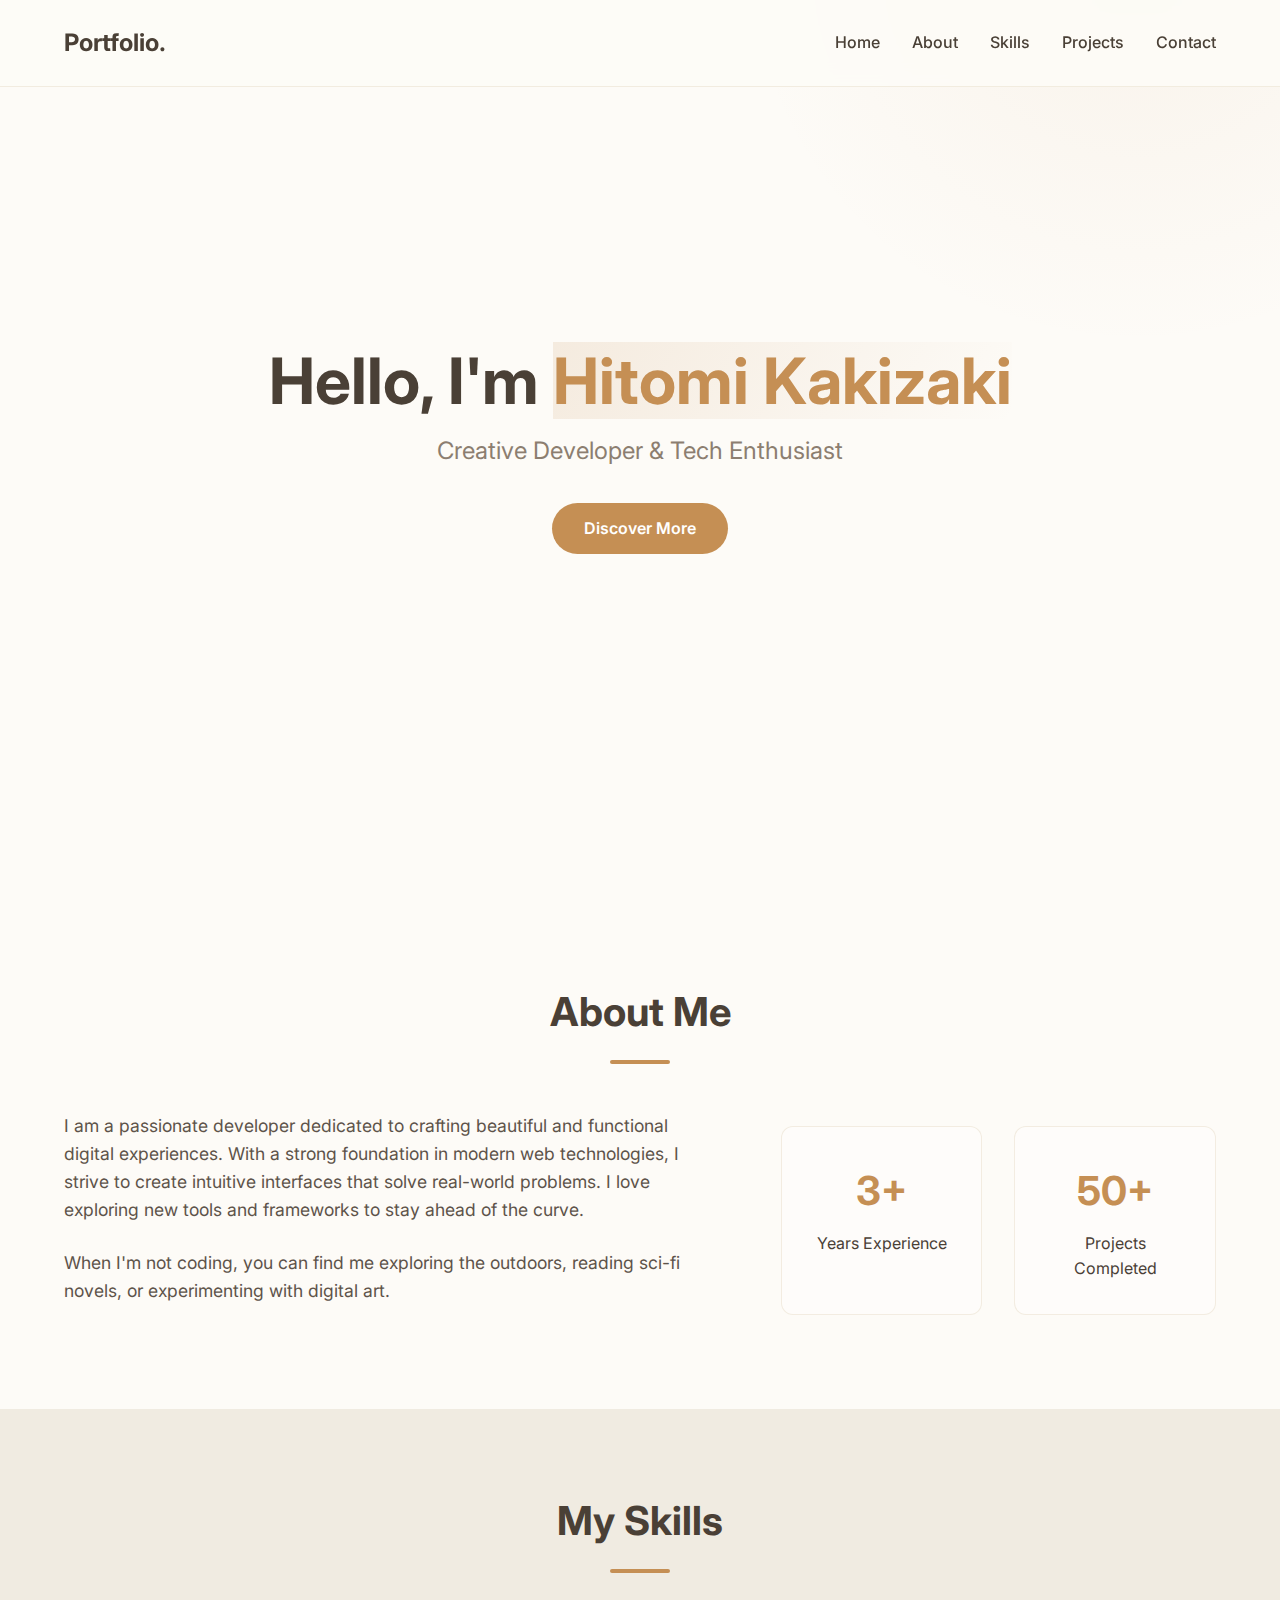
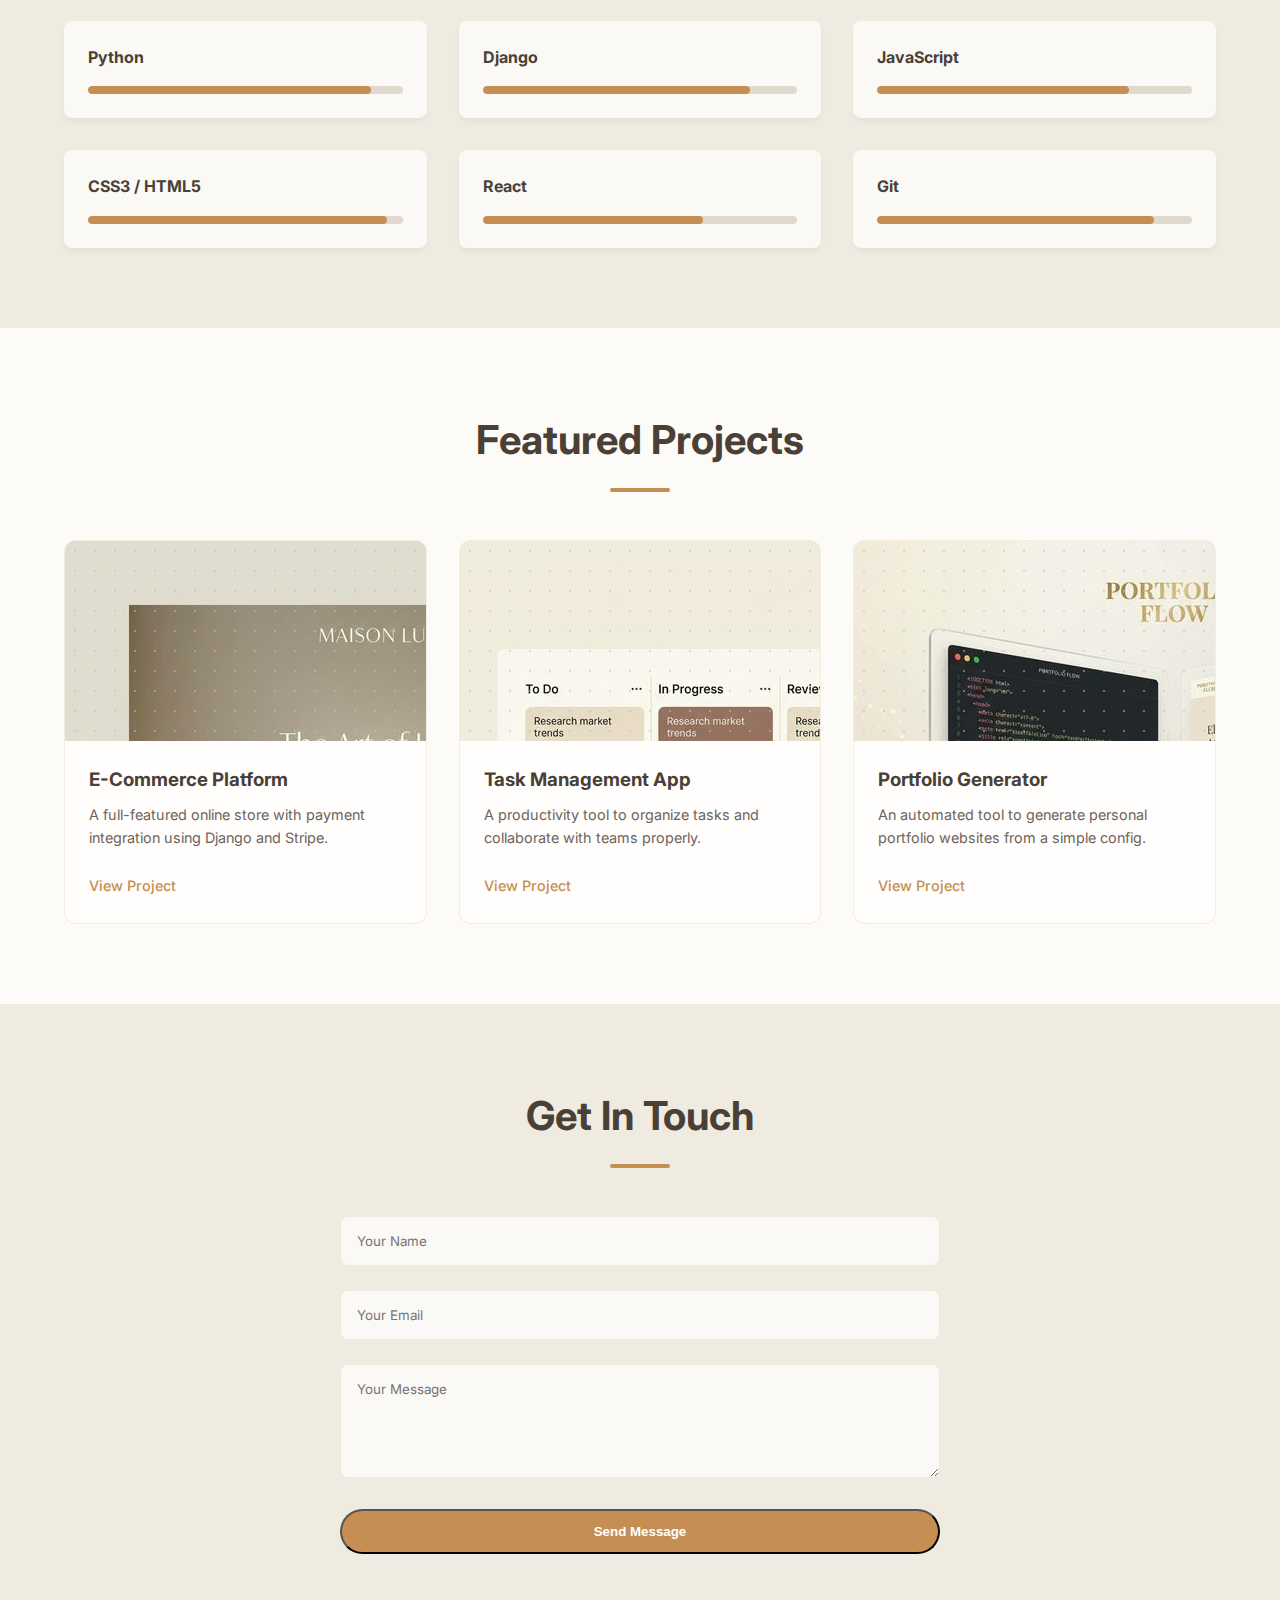
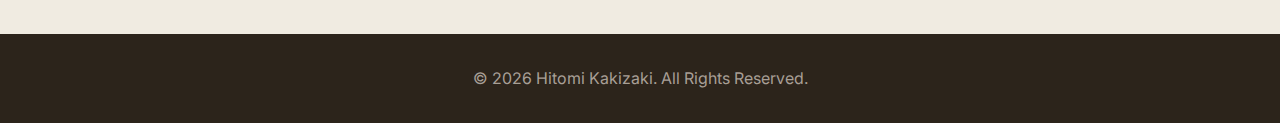
<file: index.html>
<!DOCTYPE html>
<html lang="en">

<head>
    <meta charset="UTF-8">
    <meta name="viewport" content="width=device-width, initial-scale=1.0">
    <title>My Portfolio | Premium Design</title>
    <link rel="preconnect" href="https://fonts.googleapis.com">
    <link rel="preconnect" href="https://fonts.gstatic.com" crossorigin>
    <link href="https://fonts.googleapis.com/css2?family=Inter:wght@300;400;600;700&display=swap" rel="stylesheet">
    <link rel="stylesheet" href="style.css">
</head>

<body>
    <nav class="navbar">
        <div class="logo">Portfolio.</div>
        <ul class="nav-links">
            <li><a href="#home">Home</a></li>
            <li><a href="#about">About</a></li>
            <li><a href="#skills">Skills</a></li>
            <li><a href="#projects">Projects</a></li>
            <li><a href="#contact">Contact</a></li>
        </ul>
        <div class="menu-toggle">
            <span></span>
            <span></span>
            <span></span>
        </div>
    </nav>

    <header id="home" class="hero">
        <div class="hero-content">
            <h1 class="typing-text">Hello, I'm <span class="highlight">Hitomi Kakizaki</span></h1>
            <p class="subtitle">Creative Developer & Tech Enthusiast</p>
            <a href="#about" class="btn btn-primary">Discover More</a>
        </div>
        <div class="hero-shape"></div>
    </header>

    <section id="about" class="section">
        <div class="container">
            <h2 class="section-title">About Me</h2>
            <div class="about-content">
                <div class="about-text">
                    <p>
                        I am a passionate developer dedicated to crafting beautiful and functional digital experiences.
                        With a strong foundation in modern web technologies, I strive to create intuitive interfaces
                        that solve real-world problems. I love exploring new tools and frameworks to stay ahead of the
                        curve.
                    </p>
                    <p>
                        When I'm not coding, you can find me exploring the outdoors, reading sci-fi novels, or
                        experimenting with digital art.
                    </p>
                </div>
                <div class="about-stats">
                    <div class="stat-card">
                        <h3>3+</h3>
                        <p>Years Experience</p>
                    </div>
                    <div class="stat-card">
                        <h3>50+</h3>
                        <p>Projects Completed</p>
                    </div>
                </div>
            </div>
        </div>
    </section>

    <section id="skills" class="section alt-bg">
        <div class="container">
            <h2 class="section-title">My Skills</h2>
            <div class="skills-grid">
                <div class="skill-card">
                    <h3>Python</h3>
                    <div class="progress-bar">
                        <div class="progress" style="width: 90%"></div>
                    </div>
                </div>
                <div class="skill-card">
                    <h3>Django</h3>
                    <div class="progress-bar">
                        <div class="progress" style="width: 85%"></div>
                    </div>
                </div>
                <div class="skill-card">
                    <h3>JavaScript</h3>
                    <div class="progress-bar">
                        <div class="progress" style="width: 80%"></div>
                    </div>
                </div>
                <div class="skill-card">
                    <h3>CSS3 / HTML5</h3>
                    <div class="progress-bar">
                        <div class="progress" style="width: 95%"></div>
                    </div>
                </div>
                <div class="skill-card">
                    <h3>React</h3>
                    <div class="progress-bar">
                        <div class="progress" style="width: 70%"></div>
                    </div>
                </div>
                <div class="skill-card">
                    <h3>Git</h3>
                    <div class="progress-bar">
                        <div class="progress" style="width: 88%"></div>
                    </div>
                </div>
            </div>
        </div>
    </section>

    <section id="projects" class="section">
        <div class="container">
            <h2 class="section-title">Featured Projects</h2>
            <div class="projects-grid">
                <div class="project-card">
                    <div class="project-image">
                        <img src="images/ecommerce.png" alt="E-Commerce Platform Mockup">
                    </div>
                    <div class="project-info">
                        <h3>E-Commerce Platform</h3>
                        <p>A full-featured online store with payment integration using Django and Stripe.</p>
                        <a href="projects/ecommerce.html" class="project-link">View Project</a>
                    </div>
                </div>
                <div class="project-card">
                    <div class="project-image">
                        <img src="images/task_app.png" alt="Task Management App Mockup">
                    </div>
                    <div class="project-info">
                        <h3>Task Management App</h3>
                        <p>A productivity tool to organize tasks and collaborate with teams properly.</p>
                        <a href="projects/task_app.html" class="project-link">View Project</a>
                    </div>
                </div>
                <div class="project-card">
                    <div class="project-image">
                        <img src="images/portfolio.png" alt="Portfolio Generator Mockup">
                    </div>
                    <div class="project-info">
                        <h3>Portfolio Generator</h3>
                        <p>An automated tool to generate personal portfolio websites from a simple config.</p>
                        <a href="projects/portfolio.html" class="project-link">View Project</a>
                    </div>
                </div>
            </div>
        </div>
    </section>

    <section id="contact" class="section alt-bg">
        <div class="container">
            <h2 class="section-title">Get In Touch</h2>
            <div class="contact-wrapper">
                <form class="contact-form" id="contactForm">
                    <div class="form-group">
                        <input type="text" id="name" name="name" placeholder="Your Name" required>
                    </div>
                    <div class="form-group">
                        <input type="email" id="email" name="email" placeholder="Your Email" required>
                    </div>
                    <div class="form-group">
                        <textarea id="message" name="message" rows="5" placeholder="Your Message" required></textarea>
                    </div>
                    <button type="submit" class="btn btn-primary submit-btn">Send Message</button>
                </form>
            </div>
        </div>
    </section>

    <footer>
        <div class="container">
            <p>&copy; 2026 Hitomi Kakizaki. All Rights Reserved.</p>
        </div>
    </footer>

    <script src="script.js"></script>
</body>

</html>
</file>
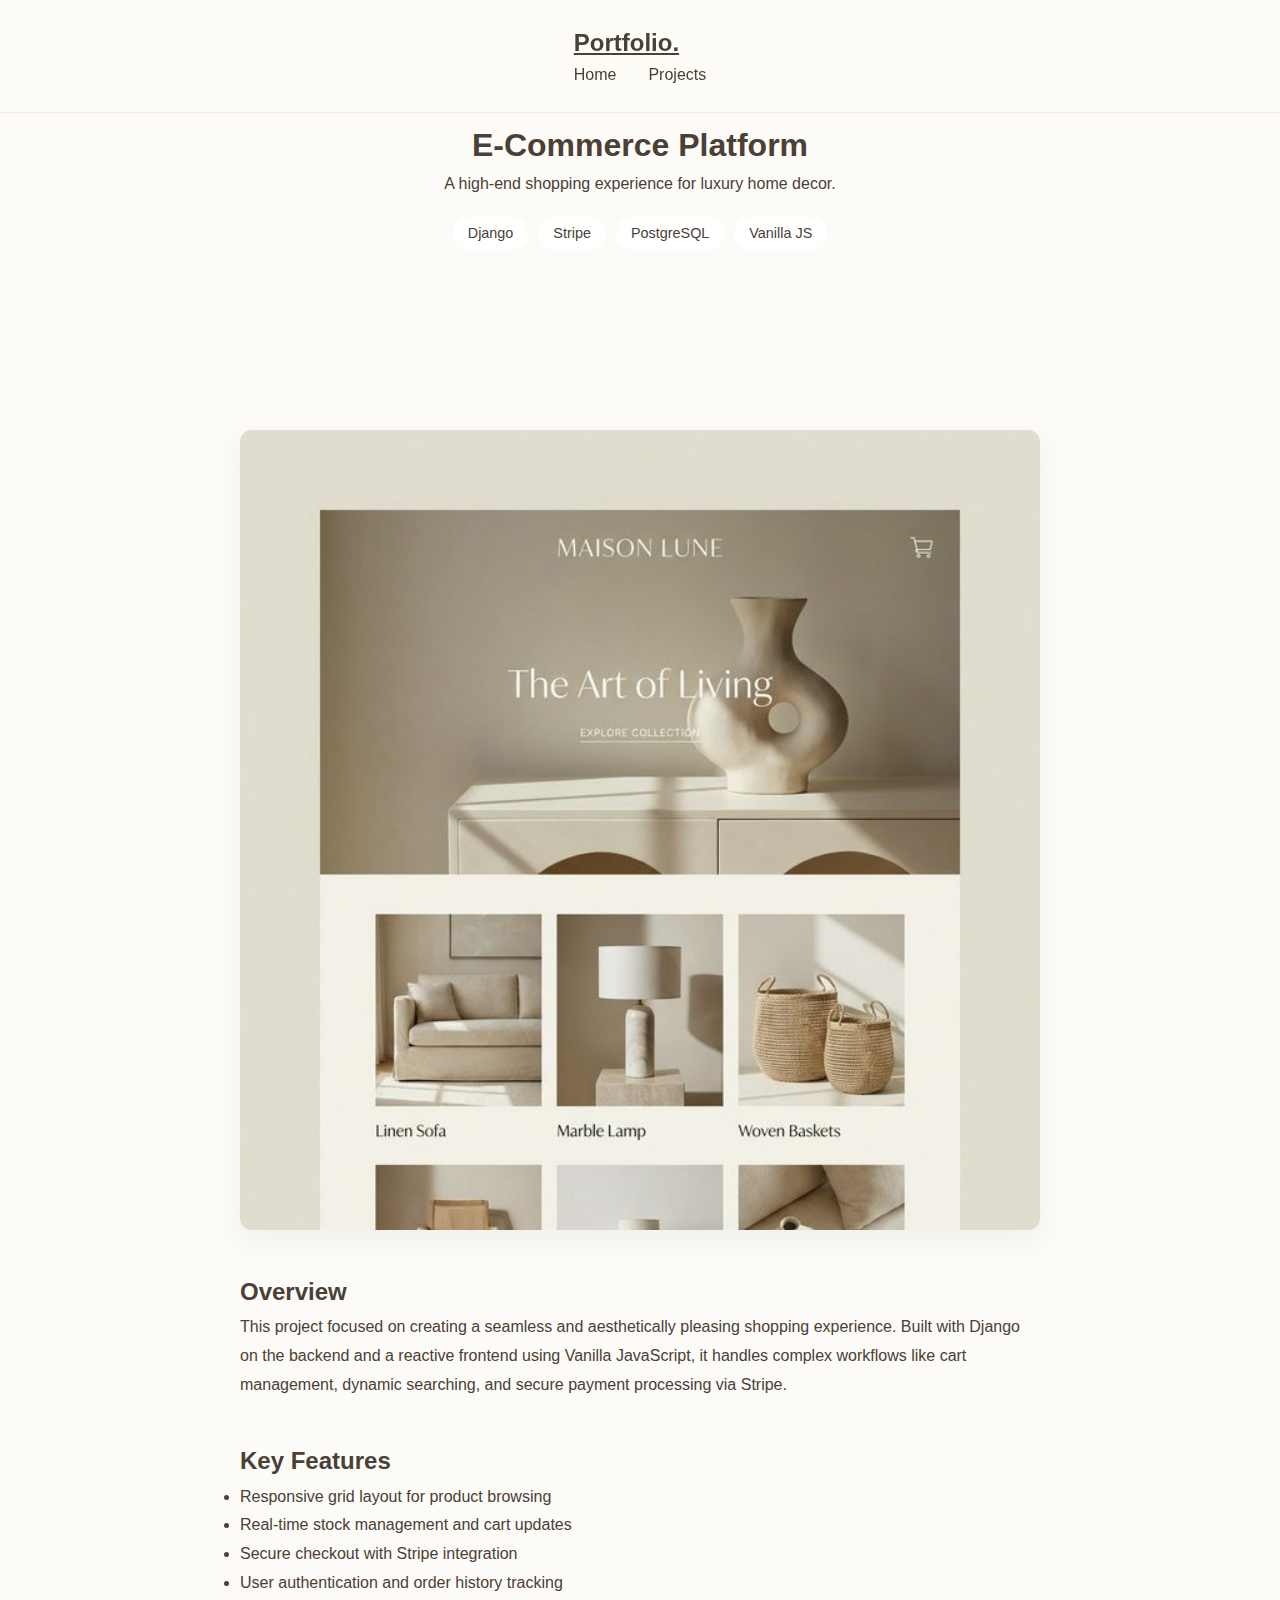
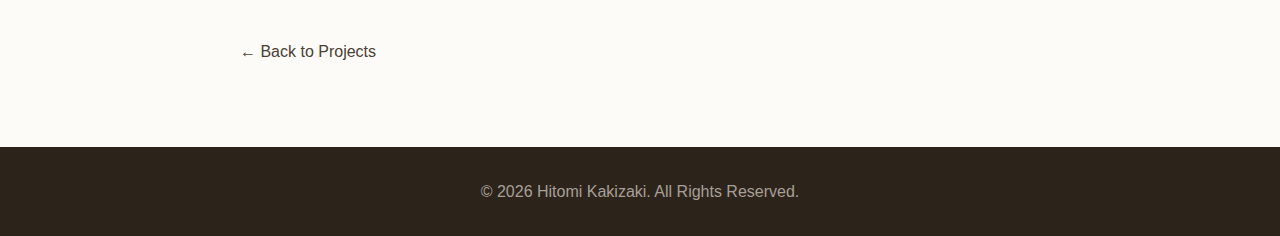
<file: projects/ecommerce.html>
<!DOCTYPE html>
<html lang="en">

<head>
    <meta charset="UTF-8">
    <meta name="viewport" content="width=device-width, initial-scale=1.0">
    <title>E-Commerce Platform | Project Details</title>
    <link rel="stylesheet" href="../style.css">
    <style>
        .project-detail-hero {
            padding: 120px 0 60px;
            background-color: var(--alt-bg);
            text-align: center;
        }

        .project-content {
            padding: 80px 0;
        }

        .project-tags {
            display: flex;
            gap: 10px;
            justify-content: center;
            margin-top: 20px;
        }

        .tag {
            background: white;
            padding: 5px 15px;
            border-radius: 20px;
            font-size: 0.9rem;
            border: 1px solid var(--border-color);
        }

        .back-link {
            display: inline-block;
            margin-top: 40px;
            color: var(--primary-color);
            text-decoration: none;
            font-weight: 500;
        }

        .back-link:hover {
            text-decoration: underline;
        }

        .detail-img {
            width: 100%;
            max-width: 800px;
            border-radius: 12px;
            box-shadow: 0 10px 30px rgba(0, 0, 0, 0.05);
            margin: 40px auto;
            display: block;
        }
    </style>
</head>

<body>
    <header class="navbar">
        <div class="container nav-content">
            <a href="../index.html" class="logo">Portfolio.</a>
            <nav class="nav-links">
                <a href="../index.html">Home</a>
                <a href="../index.html#projects">Projects</a>
            </nav>
        </div>
    </header>

    <section class="project-detail-hero">
        <div class="container">
            <h1>E-Commerce Platform</h1>
            <p>A high-end shopping experience for luxury home decor.</p>
            <div class="project-tags">
                <span class="tag">Django</span>
                <span class="tag">Stripe</span>
                <span class="tag">PostgreSQL</span>
                <span class="tag">Vanilla JS</span>
            </div>
        </div>
    </section>

    <section class="project-content">
        <div class="container">
            <img src="../images/ecommerce.png" alt="E-Commerce Mockup" class="detail-img">
            <div style="max-width: 800px; margin: 0 auto; line-height: 1.8;">
                <h2>Overview</h2>
                <p>This project focused on creating a seamless and aesthetically pleasing shopping experience. Built
                    with Django on the backend and a reactive frontend using Vanilla JavaScript, it handles complex
                    workflows like cart management, dynamic searching, and secure payment processing via Stripe.</p>

                <h2 style="margin-top: 40px;">Key Features</h2>
                <ul>
                    <li>Responsive grid layout for product browsing</li>
                    <li>Real-time stock management and cart updates</li>
                    <li>Secure checkout with Stripe integration</li>
                    <li>User authentication and order history tracking</li>
                </ul>

                <a href="../index.html#projects" class="back-link">← Back to Projects</a>
            </div>
        </div>
    </section>

    <footer>
        <div class="container">
            <p>&copy; 2026 Hitomi Kakizaki. All Rights Reserved.</p>
        </div>
    </footer>
</body>

</html>
</file>
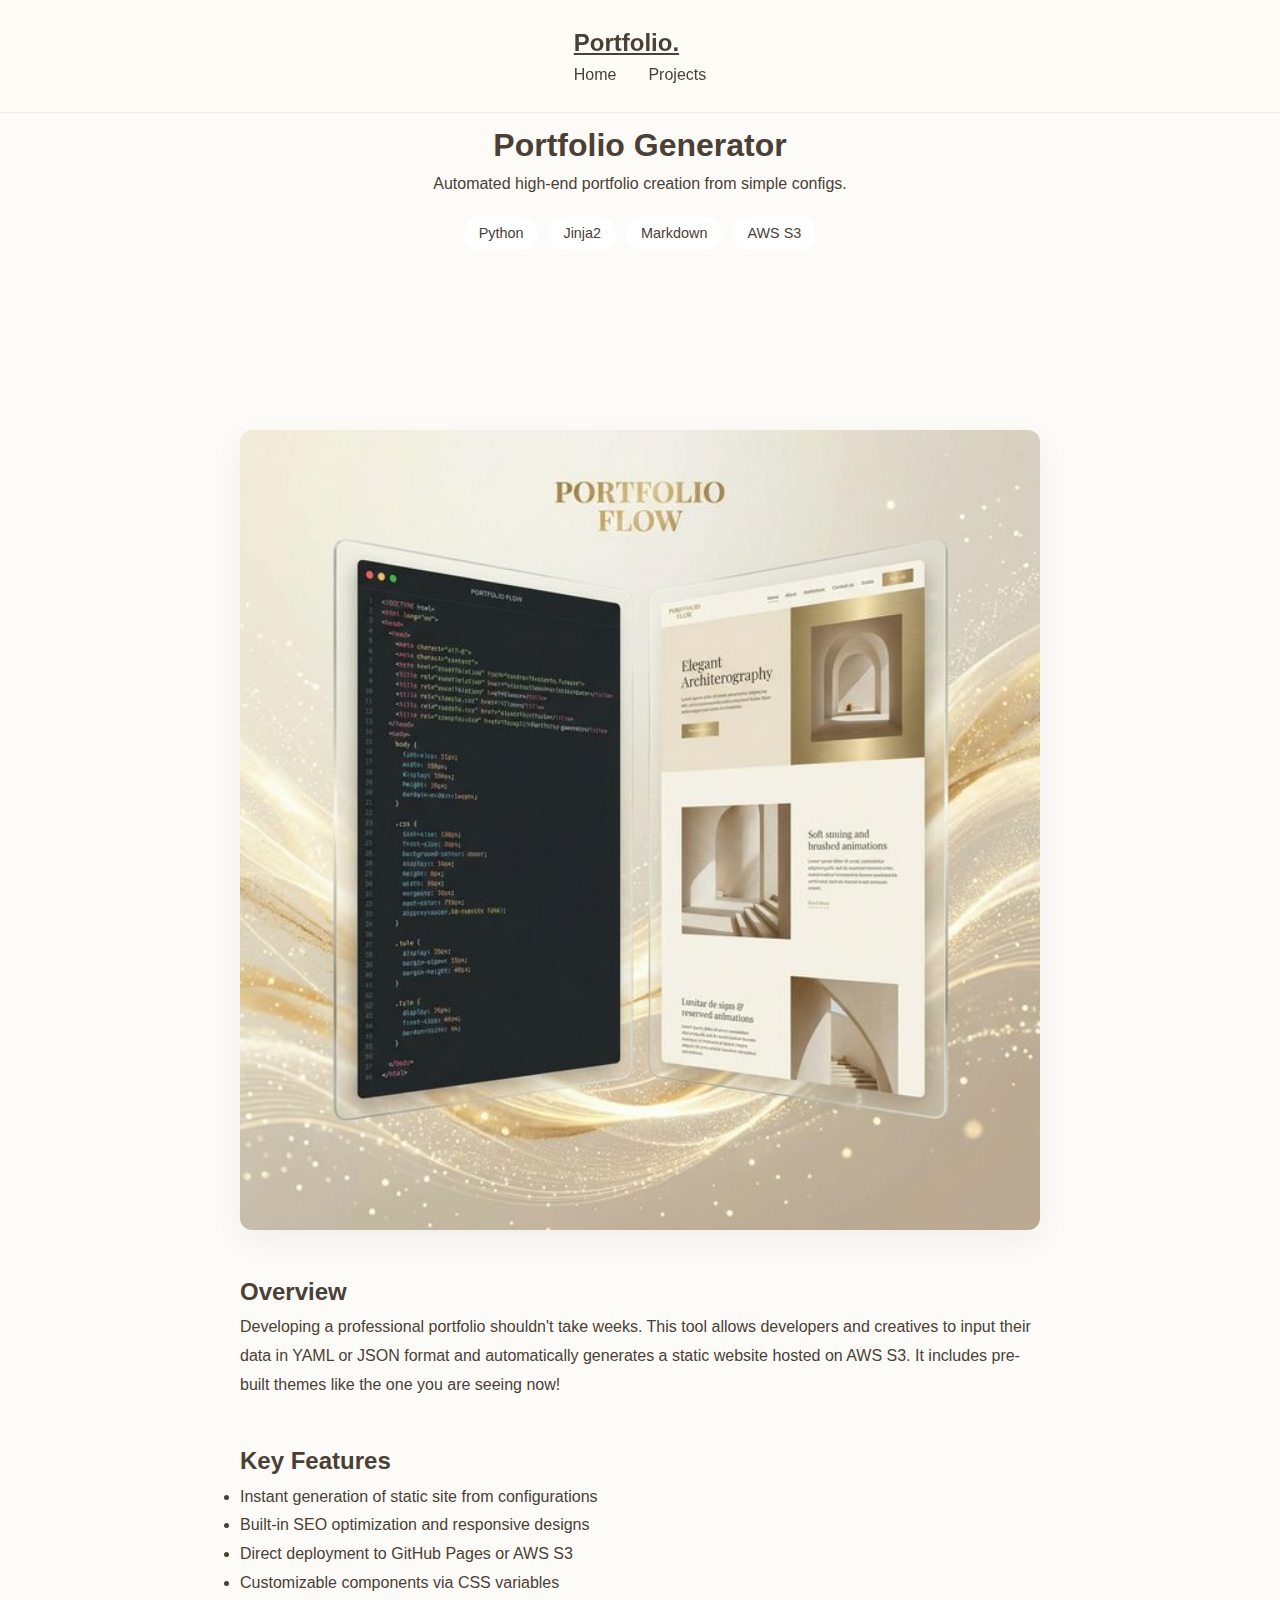
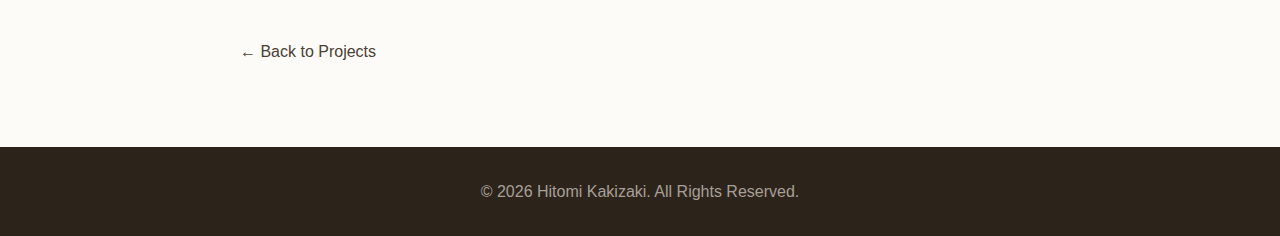
<file: projects/portfolio.html>
<!DOCTYPE html>
<html lang="en">

<head>
    <meta charset="UTF-8">
    <meta name="viewport" content="width=device-width, initial-scale=1.0">
    <title>Portfolio Generator | Project Details</title>
    <link rel="stylesheet" href="../style.css">
    <style>
        .project-detail-hero {
            padding: 120px 0 60px;
            background-color: var(--alt-bg);
            text-align: center;
        }

        .project-content {
            padding: 80px 0;
        }

        .project-tags {
            display: flex;
            gap: 10px;
            justify-content: center;
            margin-top: 20px;
        }

        .tag {
            background: white;
            padding: 5px 15px;
            border-radius: 20px;
            font-size: 0.9rem;
            border: 1px solid var(--border-color);
        }

        .back-link {
            display: inline-block;
            margin-top: 40px;
            color: var(--primary-color);
            text-decoration: none;
            font-weight: 500;
        }

        .back-link:hover {
            text-decoration: underline;
        }

        .detail-img {
            width: 100%;
            max-width: 800px;
            border-radius: 12px;
            box-shadow: 0 10px 30px rgba(0, 0, 0, 0.05);
            margin: 40px auto;
            display: block;
        }
    </style>
</head>

<body>
    <header class="navbar">
        <div class="container nav-content">
            <a href="../index.html" class="logo">Portfolio.</a>
            <nav class="nav-links">
                <a href="../index.html">Home</a>
                <a href="../index.html#projects">Projects</a>
            </nav>
        </div>
    </header>

    <section class="project-detail-hero">
        <div class="container">
            <h1>Portfolio Generator</h1>
            <p>Automated high-end portfolio creation from simple configs.</p>
            <div class="project-tags">
                <span class="tag">Python</span>
                <span class="tag">Jinja2</span>
                <span class="tag">Markdown</span>
                <span class="tag">AWS S3</span>
            </div>
        </div>
    </section>

    <section class="project-content">
        <div class="container">
            <img src="../images/portfolio.png" alt="Portfolio Generator Mockup" class="detail-img">
            <div style="max-width: 800px; margin: 0 auto; line-height: 1.8;">
                <h2>Overview</h2>
                <p>Developing a professional portfolio shouldn't take weeks. This tool allows developers and creatives
                    to input their data in YAML or JSON format and automatically generates a static website hosted on
                    AWS S3. It includes pre-built themes like the one you are seeing now!</p>

                <h2 style="margin-top: 40px;">Key Features</h2>
                <ul>
                    <li>Instant generation of static site from configurations</li>
                    <li>Built-in SEO optimization and responsive designs</li>
                    <li>Direct deployment to GitHub Pages or AWS S3</li>
                    <li>Customizable components via CSS variables</li>
                </ul>

                <a href="../index.html#projects" class="back-link">← Back to Projects</a>
            </div>
        </div>
    </section>

    <footer>
        <div class="container">
            <p>&copy; 2026 Hitomi Kakizaki. All Rights Reserved.</p>
        </div>
    </footer>
</body>

</html>
</file>
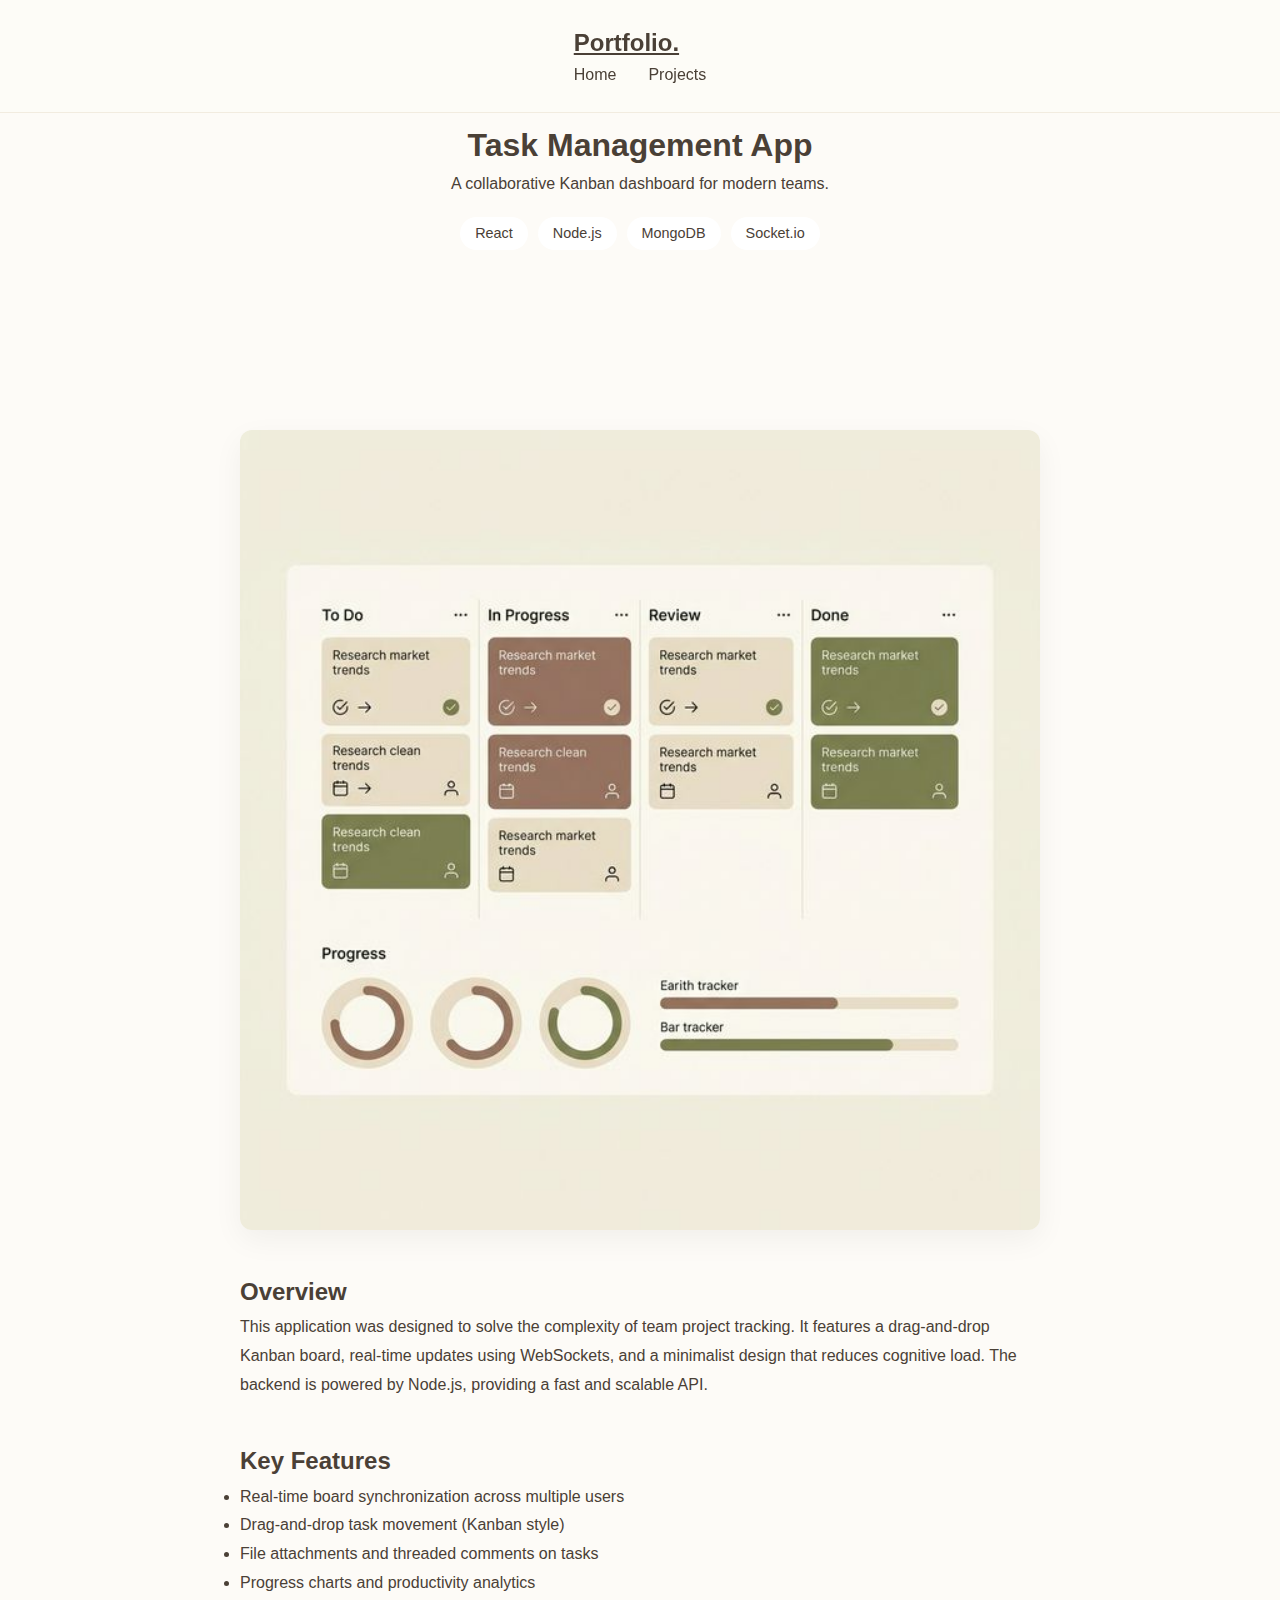
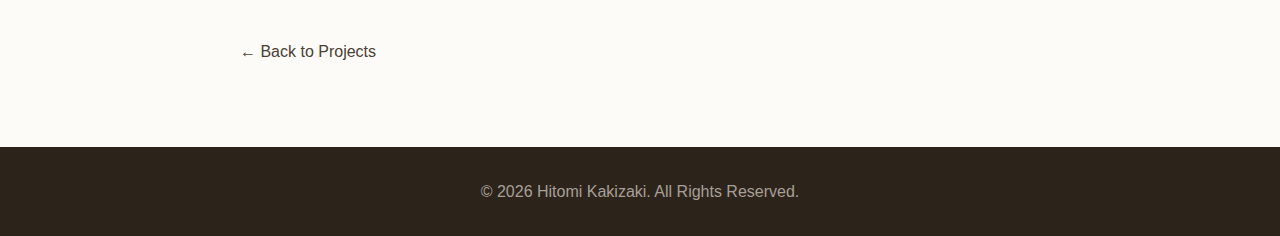
<file: projects/task_app.html>
<!DOCTYPE html>
<html lang="en">

<head>
    <meta charset="UTF-8">
    <meta name="viewport" content="width=device-width, initial-scale=1.0">
    <title>Task Management App | Project Details</title>
    <link rel="stylesheet" href="../style.css">
    <style>
        .project-detail-hero {
            padding: 120px 0 60px;
            background-color: var(--alt-bg);
            text-align: center;
        }

        .project-content {
            padding: 80px 0;
        }

        .project-tags {
            display: flex;
            gap: 10px;
            justify-content: center;
            margin-top: 20px;
        }

        .tag {
            background: white;
            padding: 5px 15px;
            border-radius: 20px;
            font-size: 0.9rem;
            border: 1px solid var(--border-color);
        }

        .back-link {
            display: inline-block;
            margin-top: 40px;
            color: var(--primary-color);
            text-decoration: none;
            font-weight: 500;
        }

        .back-link:hover {
            text-decoration: underline;
        }

        .detail-img {
            width: 100%;
            max-width: 800px;
            border-radius: 12px;
            box-shadow: 0 10px 30px rgba(0, 0, 0, 0.05);
            margin: 40px auto;
            display: block;
        }
    </style>
</head>

<body>
    <header class="navbar">
        <div class="container nav-content">
            <a href="../index.html" class="logo">Portfolio.</a>
            <nav class="nav-links">
                <a href="../index.html">Home</a>
                <a href="../index.html#projects">Projects</a>
            </nav>
        </div>
    </header>

    <section class="project-detail-hero">
        <div class="container">
            <h1>Task Management App</h1>
            <p>A collaborative Kanban dashboard for modern teams.</p>
            <div class="project-tags">
                <span class="tag">React</span>
                <span class="tag">Node.js</span>
                <span class="tag">MongoDB</span>
                <span class="tag">Socket.io</span>
            </div>
        </div>
    </section>

    <section class="project-content">
        <div class="container">
            <img src="../images/task_app.png" alt="Task App Mockup" class="detail-img">
            <div style="max-width: 800px; margin: 0 auto; line-height: 1.8;">
                <h2>Overview</h2>
                <p>This application was designed to solve the complexity of team project tracking. It features a
                    drag-and-drop Kanban board, real-time updates using WebSockets, and a minimalist design that reduces
                    cognitive load. The backend is powered by Node.js, providing a fast and scalable API.</p>

                <h2 style="margin-top: 40px;">Key Features</h2>
                <ul>
                    <li>Real-time board synchronization across multiple users</li>
                    <li>Drag-and-drop task movement (Kanban style)</li>
                    <li>File attachments and threaded comments on tasks</li>
                    <li>Progress charts and productivity analytics</li>
                </ul>

                <a href="../index.html#projects" class="back-link">← Back to Projects</a>
            </div>
        </div>
    </section>

    <footer>
        <div class="container">
            <p>&copy; 2026 Hitomi Kakizaki. All Rights Reserved.</p>
        </div>
    </footer>
</body>

</html>
</file>
<file: style.css>
:root {
    --bg-color: #fdfbf7;
    --text-color: #4a4036;
    --accent-color: #c58f54;
    --accent-hover: #a67c52;
    --glass-bg: rgba(255, 255, 255, 0.4);
    --glass-border: rgba(231, 219, 200, 0.5);
    --card-bg: rgba(255, 255, 255, 0.7);
    --font-main: 'Inter', sans-serif;
}

* {
    margin: 0;
    padding: 0;
    box-sizing: border-box;
    scroll-behavior: smooth;
}

body {
    font-family: var(--font-main);
    background-color: var(--bg-color);
    color: var(--text-color);
    line-height: 1.6;
    overflow-x: hidden;
}

/* Navbar */
.navbar {
    position: fixed;
    top: 0;
    width: 100%;
    padding: 1.5rem 5%;
    display: flex;
    justify-content: space-between;
    align-items: center;
    background: rgba(253, 251, 247, 0.85);
    backdrop-filter: blur(10px);
    z-index: 1000;
    border-bottom: 1px solid var(--glass-border);
}

.logo {
    font-size: 1.5rem;
    font-weight: 700;
    color: var(--text-color);
}

.nav-links {
    display: flex;
    gap: 2rem;
    list-style: none;
}

.nav-links a {
    text-decoration: none;
    color: var(--text-color);
    font-weight: 500;
    transition: color 0.3s;
}

.nav-links a:hover {
    color: var(--accent-color);
}

.menu-toggle {
    display: none;
    flex-direction: column;
    gap: 5px;
    cursor: pointer;
}

.menu-toggle span {
    width: 25px;
    height: 3px;
    background: var(--text-color);
}

/* Hero Section */
.hero {
    height: 100vh;
    display: flex;
    align-items: center;
    justify-content: center;
    position: relative;
    overflow: hidden;
    padding: 0 5%;
}

.hero-content {
    z-index: 1;
    text-align: center;
    max-width: 800px;
}

.hero h1 {
    font-size: 4rem;
    margin-bottom: 1rem;
    line-height: 1.1;
}

.hero .highlight {
    color: var(--accent-color);
    background: linear-gradient(120deg, rgba(197, 143, 84, 0.15) 0%, rgba(197, 143, 84, 0) 100%);
}

.subtitle {
    font-size: 1.5rem;
    color: #8c7e70;
    margin-bottom: 2rem;
}

.btn {
    display: inline-block;
    padding: 0.8rem 2rem;
    border-radius: 50px;
    text-decoration: none;
    font-weight: 600;
    transition: all 0.3s ease;
}

.btn-primary {
    background-color: var(--accent-color);
    color: #fff;
}

.btn-primary:hover {
    background-color: var(--accent-hover);
    transform: translateY(-2px);
    box-shadow: 0 10px 20px -10px rgba(197, 143, 84, 0.5);
}

.hero-shape {
    position: absolute;
    top: -50%;
    right: -20%;
    width: 800px;
    height: 800px;
    background: radial-gradient(circle, rgba(197, 143, 84, 0.08) 0%, rgba(253, 251, 247, 0) 70%);
    z-index: 0;
    pointer-events: none;
}

/* Sections */
.section {
    padding: 5rem 5%;
}

.alt-bg {
    background-color: #f0ebe1;
}

.container {
    max-width: 1200px;
    margin: 0 auto;
}

.section-title {
    font-size: 2.5rem;
    margin-bottom: 3rem;
    text-align: center;
    position: relative;
}

.section-title::after {
    content: '';
    display: block;
    width: 60px;
    height: 4px;
    background: var(--accent-color);
    margin: 1rem auto 0;
    border-radius: 2px;
}

/* About */
.about-content {
    display: grid;
    grid-template-columns: 1.5fr 1fr;
    gap: 4rem;
    align-items: center;
}

.about-text p {
    margin-bottom: 1.5rem;
    font-size: 1.1rem;
    color: #5d534a;
}

.about-stats {
    display: grid;
    grid-template-columns: 1fr 1fr;
    gap: 2rem;
}

.stat-card {
    background: var(--glass-bg);
    border: 1px solid var(--glass-border);
    padding: 2rem;
    border-radius: 12px;
    text-align: center;
    transition: transform 0.3s;
}

.stat-card:hover {
    transform: translateY(-5px);
    border-color: var(--accent-color);
}

.stat-card h3 {
    font-size: 2.5rem;
    color: var(--accent-color);
    margin-bottom: 0.5rem;
}

/* Skills */
.skills-grid {
    display: grid;
    grid-template-columns: repeat(auto-fit, minmax(300px, 1fr));
    gap: 2rem;
}

.skill-card {
    background: var(--card-bg);
    padding: 1.5rem;
    border-radius: 8px;
    box-shadow: 0 4px 6px -1px rgba(0, 0, 0, 0.05);
}

.skill-card h3 {
    margin-bottom: 1rem;
    font-size: 1rem;
}

.progress-bar {
    width: 100%;
    height: 8px;
    background: #e2d9ce;
    border-radius: 4px;
    overflow: hidden;
}

.progress {
    height: 100%;
    background: var(--accent-color);
    border-radius: 4px;
}

/* Projects */
.projects-grid {
    display: grid;
    grid-template-columns: repeat(auto-fit, minmax(300px, 1fr));
    gap: 2rem;
}

.project-card {
    background: var(--card-bg);
    border-radius: 12px;
    overflow: hidden;
    transition: transform 0.3s;
    border: 1px solid var(--glass-border);
}

.project-card:hover {
    transform: translateY(-5px);
}

.project-image {
    height: 200px;
    background: #e2d9ce;
    position: relative;
    overflow: hidden;
}

/* Placeholder pattern for images */
.project-image::before {
    content: '';
    position: absolute;
    inset: 0;
    background-image: radial-gradient(#c8bcae 1px, transparent 1px);
    background-size: 20px 20px;
    opacity: 0.5;
}

.project-info {
    padding: 1.5rem;
}

.project-info h3 {
    margin-bottom: 0.5rem;
    color: var(--text-color);
}

.project-info p {
    color: #6e6359;
    margin-bottom: 1.5rem;
    font-size: 0.9rem;
}

.project-link {
    color: var(--accent-color);
    text-decoration: none;
    font-weight: 500;
    font-size: 0.9rem;
}

.project-link:hover {
    text-decoration: underline;
}

/* Contact */
.contact-wrapper {
    max-width: 600px;
    margin: 0 auto;
}

.contact-form {
    display: flex;
    flex-direction: column;
    gap: 1.5rem;
}

.form-group input,
.form-group textarea {
    width: 100%;
    padding: 1rem;
    background: var(--card-bg);
    border: 1px solid var(--glass-border);
    border-radius: 8px;
    color: var(--text-color);
    font-family: inherit;
    transition: border-color 0.3s;
}

.form-group input:focus,
.form-group textarea:focus {
    outline: none;
    border-color: var(--accent-color);
}

/* Footer */
footer {
    padding: 2rem 5%;
    text-align: center;
    background: #2c241b;
    color: #a89f96;
    border-top: none;
}

/* Responsive */
@media (max-width: 768px) {
    .nav-links {
        display: none;
    }

    .menu-toggle {
        display: flex;
    }

    .hero h1 {
        font-size: 2.5rem;
    }

    .about-content {
        grid-template-columns: 1fr;
    }
}
</file>
